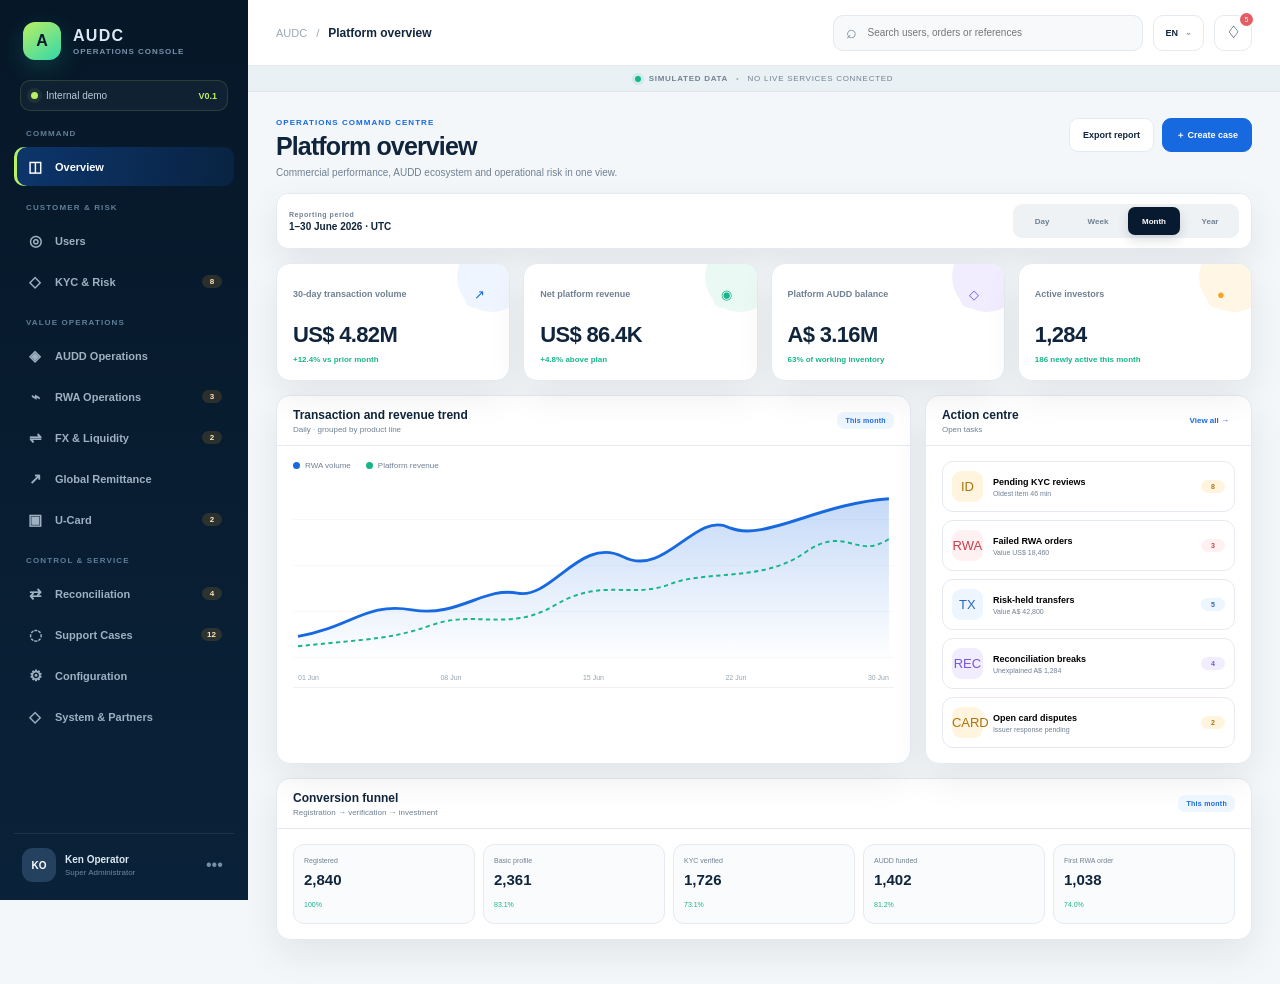
<file: admin-demo/index.html>
<!doctype html>
<html lang="en">
<head>
  <meta charset="UTF-8" />
  <meta name="viewport" content="width=device-width, initial-scale=1" />
  <meta name="theme-color" content="#071a2f" />
  <title>AUDC Operations Console — Internal Demo</title>
  <link rel="stylesheet" href="./styles.css" />
</head>
<body>
  <div class="app-shell">
    <aside class="sidebar">
      <div class="brand"><span class="brand-mark">A</span><div><strong>AUDC</strong><small>OPERATIONS CONSOLE</small></div></div>
      <div class="environment"><i></i><span data-i18n="internalDemo">Internal demo</span><b>V0.1</b></div>
      <nav id="nav" aria-label="Admin modules"></nav>
      <div class="sidebar-foot">
        <div class="operator-avatar">KO</div>
        <div><strong>Ken Operator</strong><small data-i18n="superAdmin">Super Administrator</small></div>
        <button class="icon-btn" data-action="more" aria-label="More">•••</button>
      </div>
    </aside>

    <section class="workspace">
      <header class="topbar">
        <div class="breadcrumb"><span>AUDC</span><i>/</i><strong id="breadcrumb">Overview</strong></div>
        <div class="top-actions">
          <label class="search"><span>⌕</span><input id="globalSearch" data-i18n-placeholder="searchPlaceholder" placeholder="Search users, orders or references" /></label>
          <button class="language-btn" data-action="language"><span id="languageLabel">EN</span><small>⌄</small></button>
          <button class="notification-btn" data-action="notifications" aria-label="Notifications">♢<i>5</i></button>
        </div>
      </header>
      <div class="demo-strip"><span></span><b data-i18n="simulatedData">SIMULATED DATA</b><i>•</i><span data-i18n="noServices">NO LIVE SERVICES CONNECTED</span></div>
      <main id="view" class="view" aria-live="polite"></main>
    </section>
  </div>

  <div class="drawer-layer" id="drawerLayer" hidden>
    <button class="drawer-backdrop" data-action="close-drawer" aria-label="Close"></button>
    <aside class="drawer" id="drawer"></aside>
  </div>
  <div class="toast" id="toast" role="status"></div>
  <script src="./overview.js"></script>
  <script src="./reconciliation.js"></script>
  <script src="./configuration.js"></script>
  <script src="./system-partners.js"></script>
  <script src="./app.js"></script>
</body>
</html>
</file>
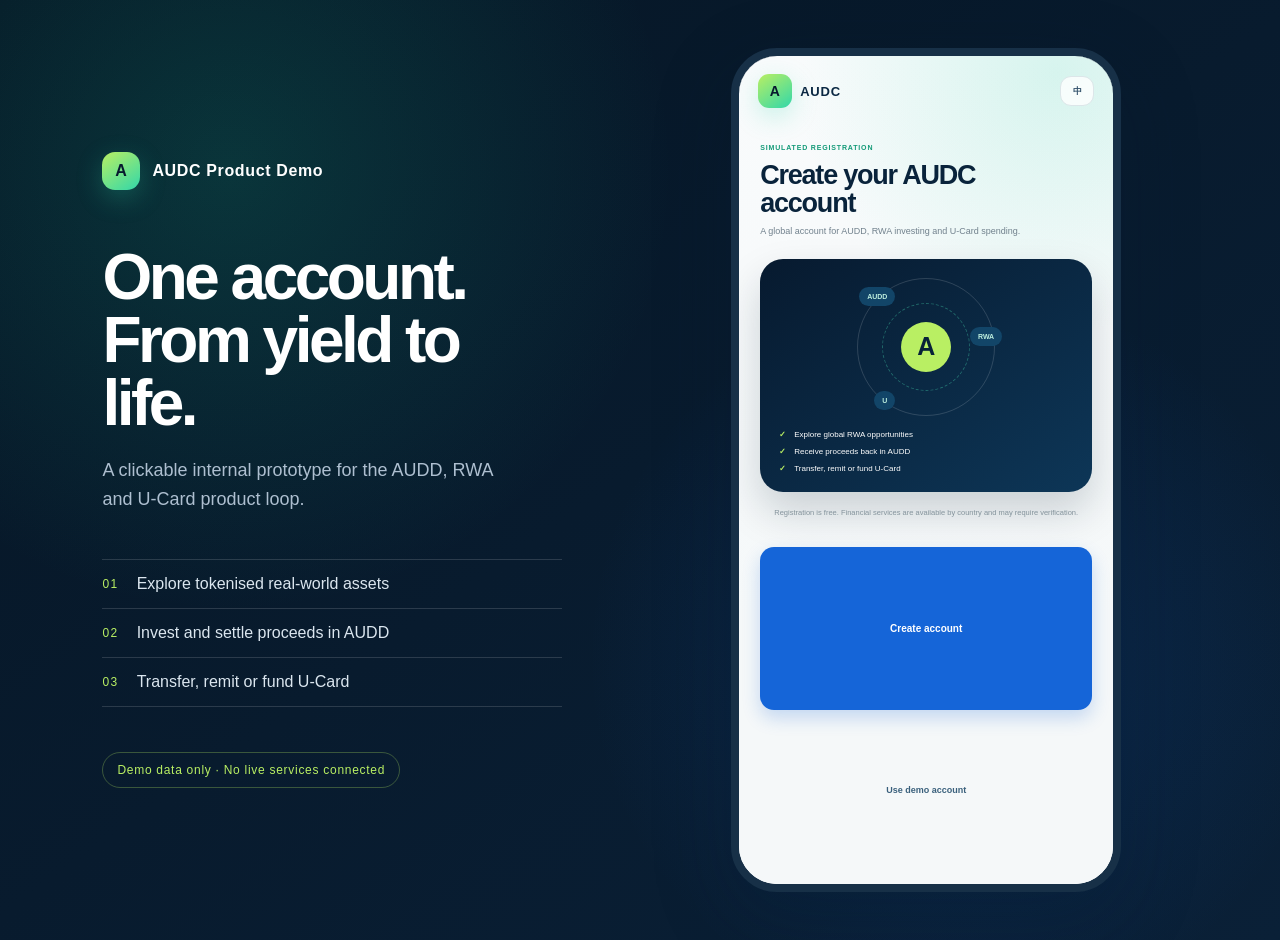
<file: demo/index.html>
<!doctype html>
<html lang="en">
<head>
  <meta charset="UTF-8" />
  <meta name="viewport" content="width=device-width, initial-scale=1, viewport-fit=cover" />
  <meta name="theme-color" content="#071a2f" />
  <title>AUDC Wealth — Product Demo</title>
  <link rel="stylesheet" href="./styles.css" />
</head>
<body>
  <div class="demo-shell">
    <aside class="review-panel" aria-label="Demo notes">
      <div class="review-brand"><span class="brand-mark">A</span><span>AUDC Product Demo</span></div>
      <h1>One account.<br />From yield to life.</h1>
      <p>A clickable internal prototype for the AUDD, RWA and U-Card product loop.</p>
      <div class="review-list">
        <div><span>01</span><p>Explore tokenised real-world assets</p></div>
        <div><span>02</span><p>Invest and settle proceeds in AUDD</p></div>
        <div><span>03</span><p>Transfer, remit or fund U-Card</p></div>
      </div>
      <div class="review-note">Demo data only · No live services connected</div>
    </aside>

    <main class="phone-wrap">
      <div class="phone" id="app">
        <div class="status-bar" aria-hidden="true">
          <span id="clock">9:41</span>
          <span class="status-icons">● ᴡɪꜰɪ ▰</span>
        </div>

        <header class="app-header">
          <button class="logo-button" data-action="go-home" aria-label="Go to home"><span class="brand-mark small">A</span></button>
          <div class="header-copy"><span>WORKING PRODUCT</span><strong id="pageTitle">Overview</strong></div>
          <div class="header-actions">
            <button class="language-button" data-action="language" aria-label="Select language"><span id="languageCode">EN</span></button>
            <button class="icon-button notification-button" data-action="notifications" aria-label="Notifications"><span data-icon="bell"></span><i></i></button>
          </div>
        </header>

        <div class="demo-ribbon"><span></span> INTERACTIVE DEMO · SIMULATED DATA</div>
        <section class="app-content" id="view" aria-live="polite"></section>

        <nav class="bottom-nav" aria-label="Primary navigation">
          <button class="nav-item active" data-tab="home"><span data-icon="home"></span><small>Home</small></button>
          <button class="nav-item" data-tab="rwa"><span data-icon="chart"></span><small>RWA</small></button>
          <button class="nav-item" data-tab="account"><span data-icon="wallet"></span><small>Account</small></button>
          <button class="nav-item" data-tab="card"><span data-icon="card"></span><small>U-Card</small></button>
          <button class="nav-item" data-tab="profile"><span data-icon="user"></span><small>Profile</small></button>
        </nav>

        <div class="modal-layer" id="modalLayer" hidden>
          <button class="modal-backdrop" data-action="close-modal" aria-label="Close dialog"></button>
          <section class="sheet" id="sheet" role="dialog" aria-modal="true"></section>
        </div>
        <div class="toast" id="toast" role="status"></div>

        <section class="registration-layer" id="registrationLayer" aria-live="polite" hidden></section>
      </div>
    </main>
  </div>
  <script src="./app.js"></script>
</body>
</html>
</file>
<file: admin-demo/styles.css>
:root {
  --navy:#071a2f; --navy-2:#0b223b; --ink:#10253c; --muted:#6f8093; --line:#e4eaf0;
  --canvas:#f4f7f9; --surface:#fff; --blue:#1769e0; --cyan:#17a9c9; --mint:#17b58a;
  --lime:#b9ef63; --amber:#f5a524; --red:#e45c64; --purple:#7857d8;
  --shadow:0 14px 36px rgba(8,31,56,.08); font-family:Inter,ui-sans-serif,-apple-system,BlinkMacSystemFont,"Segoe UI",sans-serif;
}
*{box-sizing:border-box} html,body{margin:0;min-height:100%;background:var(--canvas);color:var(--ink)}
button,input{font:inherit} button{cursor:pointer}.app-shell{display:grid;grid-template-columns:248px 1fr;min-height:100vh}
.sidebar{position:fixed;inset:0 auto 0 0;width:248px;display:flex;flex-direction:column;padding:22px 14px 16px;color:#dce9f3;background:linear-gradient(180deg,#061728,#0a2239);z-index:20}
.brand{display:flex;align-items:center;gap:12px;padding:0 9px 20px}.brand-mark{width:38px;height:38px;display:grid;place-items:center;border-radius:12px;color:var(--navy);font-weight:900;background:linear-gradient(145deg,var(--lime),#32d8aa);box-shadow:0 8px 24px rgba(50,216,170,.18)}
.brand div{display:flex;flex-direction:column}.brand strong{font-size:16px;letter-spacing:.08em}.brand small{margin-top:2px;color:#7892aa;font-size:8px;font-weight:800;letter-spacing:.12em}
.environment{display:flex;align-items:center;gap:8px;margin:0 6px 18px;padding:9px 10px;border:1px solid rgba(185,239,99,.15);border-radius:10px;color:#b9cad8;background:rgba(255,255,255,.04);font-size:10px}.environment i{width:7px;height:7px;border-radius:50%;background:var(--lime);box-shadow:0 0 0 4px rgba(185,239,99,.08)}.environment span{flex:1}.environment b{color:var(--lime);font-size:9px}
#nav{overflow:auto;scrollbar-width:none}#nav::-webkit-scrollbar{display:none}.nav-group{margin:0 0 17px}.nav-group-title{display:block;padding:0 12px 7px;color:#617e98;font-size:8px;font-weight:900;letter-spacing:.14em}
.nav-item{width:100%;height:39px;display:flex;align-items:center;gap:11px;margin:2px 0;padding:0 12px;border:0;border-radius:10px;color:#9eb1c2;background:transparent;text-align:left;font-size:11px;font-weight:650}.nav-item span:first-child{width:18px;text-align:center;font-size:15px}.nav-item b{margin-left:auto;min-width:20px;padding:2px 6px;border-radius:999px;color:#ffe4bc;background:rgba(245,165,36,.15);font-size:8px;text-align:center}.nav-item:hover{color:#fff;background:rgba(255,255,255,.05)}.nav-item.active{color:#fff;background:linear-gradient(100deg,rgba(23,105,224,.36),rgba(23,105,224,.12));box-shadow:inset 3px 0 var(--lime)}
.sidebar-foot{margin-top:auto;display:grid;grid-template-columns:34px 1fr 26px;gap:9px;align-items:center;padding:14px 8px 2px;border-top:1px solid rgba(255,255,255,.08)}.operator-avatar{width:34px;height:34px;display:grid;place-items:center;border-radius:11px;color:#fff;background:#24425f;font-size:10px;font-weight:800}.sidebar-foot strong,.sidebar-foot small{display:block}.sidebar-foot strong{font-size:10px}.sidebar-foot small{margin-top:3px;color:#6e899f;font-size:8px}.icon-btn{border:0;color:#7590a6;background:transparent}
.workspace{grid-column:2;min-width:0}.topbar{height:66px;display:flex;align-items:center;justify-content:space-between;padding:0 28px;border-bottom:1px solid var(--line);background:#fff}.breadcrumb{display:flex;align-items:center;gap:9px;font-size:11px}.breadcrumb span,.breadcrumb i{color:#9aa8b4;font-style:normal}.breadcrumb strong{font-size:12px}.top-actions{display:flex;align-items:center;gap:10px}.search{width:310px;height:36px;display:flex;align-items:center;gap:8px;padding:0 12px;border:1px solid var(--line);border-radius:10px;background:#f7f9fb}.search span{font-size:18px;color:#7d8c9b}.search input{width:100%;border:0;outline:0;background:transparent;color:var(--ink);font-size:10px}.language-btn,.notification-btn{height:36px;border:1px solid var(--line);border-radius:10px;background:#fff;color:var(--ink)}.language-btn{display:flex;align-items:center;gap:7px;padding:0 11px;font-size:9px;font-weight:800}.language-btn small{color:#8998a7}.notification-btn{position:relative;width:38px;font-size:17px}.notification-btn i{position:absolute;right:-4px;top:-5px;min-width:17px;height:17px;display:grid;place-items:center;border:2px solid #fff;border-radius:50%;color:#fff;background:var(--red);font-size:7px;font-style:normal}
.demo-strip{height:26px;display:flex;align-items:center;justify-content:center;gap:8px;color:#708293;background:#eaf1f4;border-bottom:1px solid #dfe7ea;font-size:8px;letter-spacing:.09em}.demo-strip>span:first-child{width:6px;height:6px;border-radius:50%;background:var(--mint);box-shadow:0 0 0 3px rgba(23,181,138,.12)}.demo-strip i{font-style:normal;color:#a6b2bd}
.view{padding:26px 28px 44px;max-width:1550px;margin:auto}.page-enter{animation:enter .22s ease both}@keyframes enter{from{opacity:0;transform:translateY(4px)}}
.page-head{display:flex;align-items:flex-start;justify-content:space-between;margin-bottom:22px}.page-title small{display:block;margin-bottom:5px;color:var(--blue);font-size:8px;font-weight:900;letter-spacing:.13em}.page-title h1{margin:0;font-size:25px;letter-spacing:-.035em}.page-title p{margin:6px 0 0;color:var(--muted);font-size:10px}.page-actions{display:flex;gap:8px}.btn{height:34px;padding:0 13px;border:1px solid var(--line);border-radius:9px;color:var(--ink);background:#fff;font-size:9px;font-weight:800}.btn:hover{transform:translateY(-1px);box-shadow:0 8px 20px rgba(7,26,47,.08)}.btn.primary{border-color:var(--blue);color:#fff;background:var(--blue)}.btn.success{border-color:var(--mint);color:#fff;background:var(--mint)}.btn.danger{border-color:#ffd8db;color:var(--red);background:#fff7f7}.btn.small{height:28px;padding:0 10px;font-size:8px}
.metric-grid{display:grid;grid-template-columns:repeat(4,minmax(0,1fr));gap:13px}.metric-card{position:relative;overflow:hidden;padding:16px;border:1px solid var(--line);border-radius:14px;background:#fff;box-shadow:var(--shadow)}.metric-card::after{content:"";position:absolute;right:-18px;top:-22px;width:70px;height:70px;border-radius:50%;background:var(--tint,#eef5ff)}.metric-top{display:flex;align-items:center;justify-content:space-between}.metric-top span{color:var(--muted);font-size:9px;font-weight:700}.metric-top i{width:28px;height:28px;display:grid;place-items:center;border-radius:9px;color:var(--tone,var(--blue));background:var(--tint,#eef5ff);font-style:normal;font-size:13px;z-index:1}.metric-value{display:block;margin:14px 0 7px;font-size:22px;letter-spacing:-.03em}.metric-foot{display:flex;align-items:center;gap:5px;color:var(--muted);font-size:8px}.metric-foot b{color:var(--mint)}.metric-foot b.down{color:var(--red)}
.dashboard-grid{display:grid;grid-template-columns:minmax(0,1.65fr) minmax(280px,.85fr);gap:14px;margin-top:14px}.panel{border:1px solid var(--line);border-radius:14px;background:#fff;box-shadow:var(--shadow);overflow:hidden}.panel-head{min-height:50px;display:flex;align-items:center;justify-content:space-between;padding:0 16px;border-bottom:1px solid var(--line)}.panel-head h2{margin:0;font-size:12px}.panel-head p{margin:3px 0 0;color:var(--muted);font-size:8px}.panel-head button{border:0;color:var(--blue);background:transparent;font-size:8px;font-weight:800}.panel-body{padding:15px 16px}.chart{height:214px;position:relative;padding:10px 5px 26px;border-bottom:1px solid #eef2f5;background:repeating-linear-gradient(to bottom,transparent 0,transparent 45px,#edf1f4 46px)}.chart svg{width:100%;height:100%;overflow:visible}.chart-labels{position:absolute;inset:auto 5px 6px;display:flex;justify-content:space-between;color:#95a3af;font-size:7px}.chart-legend{display:flex;gap:15px;margin-bottom:4px}.chart-legend span{display:flex;align-items:center;gap:5px;color:var(--muted);font-size:8px}.chart-legend i{width:7px;height:7px;border-radius:50%;background:var(--blue)}.chart-legend span:nth-child(2) i{background:var(--mint)}
.task-list{display:grid;gap:8px}.task{display:grid;grid-template-columns:31px 1fr auto;gap:10px;align-items:center;padding:9px;border:1px solid var(--line);border-radius:11px}.task-icon{width:31px;height:31px;display:grid;place-items:center;border-radius:9px;color:var(--tone);background:var(--tint);font-size:13px}.task strong,.task small{display:block}.task strong{font-size:9px}.task small{margin-top:3px;color:var(--muted);font-size:7px}.task b{min-width:24px;padding:3px 6px;border-radius:999px;color:var(--tone);background:var(--tint);font-size:7px;text-align:center}
.funnel{display:grid;grid-template-columns:repeat(5,1fr);gap:8px}.funnel-step{padding:12px 10px;border:1px solid var(--line);border-radius:11px;background:#fafbfd}.funnel-step span{display:block;color:var(--muted);font-size:7px}.funnel-step strong{display:block;margin:7px 0 5px;font-size:15px}.funnel-step small{color:var(--mint);font-size:7px}
.toolbar{display:flex;align-items:center;justify-content:space-between;gap:12px;margin-bottom:12px}.filters{display:flex;gap:7px}.filter{height:31px;padding:0 10px;border:1px solid var(--line);border-radius:8px;color:var(--muted);background:#fff;font-size:8px}.filter.active{color:var(--blue);border-color:#bdd5f8;background:#f1f6ff}.table-wrap{overflow:auto;border:1px solid var(--line);border-radius:14px;background:#fff;box-shadow:var(--shadow)}table{width:100%;border-collapse:collapse;white-space:nowrap}th{height:38px;padding:0 13px;color:#7f8e9c;background:#f8fafb;border-bottom:1px solid var(--line);font-size:7px;text-align:left;letter-spacing:.05em}td{height:51px;padding:0 13px;border-bottom:1px solid #edf1f4;font-size:9px}tr:last-child td{border-bottom:0}tbody tr{cursor:pointer}tbody tr:hover{background:#f8fbff}.user-cell{display:flex;align-items:center;gap:9px}.avatar{width:30px;height:30px;display:grid;place-items:center;border-radius:10px;color:#fff;background:linear-gradient(145deg,#1769e0,#17a9c9);font-size:8px;font-weight:800}.user-cell strong,.user-cell small{display:block}.user-cell strong{font-size:9px}.user-cell small{margin-top:3px;color:var(--muted);font-size:7px}.mono{font-family:ui-monospace,SFMono-Regular,Consolas,monospace;color:#41576b;font-size:8px}.status{display:inline-flex;align-items:center;gap:5px;padding:4px 7px;border-radius:999px;font-size:7px;font-weight:800}.status::before{content:"";width:5px;height:5px;border-radius:50%;background:currentColor}.status.good{color:#158a6d;background:#eaf9f4}.status.warn{color:#ad710e;background:#fff5df}.status.bad{color:#c7414c;background:#fff0f1}.status.info{color:#2a67bb;background:#edf5ff}.status.neutral{color:#6f7f8f;background:#eef2f5}.amount.positive{color:var(--mint)}.amount.negative{color:var(--red)}
.section-tabs{display:flex;gap:5px;margin-bottom:14px;padding-bottom:8px;border-bottom:1px solid var(--line)}.section-tabs button{height:34px;padding:0 12px;border:0;border-radius:9px;color:var(--muted);background:transparent;font-size:9px;font-weight:800}.section-tabs button.active{color:#fff;background:var(--navy)}.section-tabs b{margin-left:5px;padding:2px 6px;border-radius:999px;color:inherit;background:rgba(127,148,168,.14);font-size:7px}.filter-panel{margin-bottom:13px;padding:13px 14px;border:1px solid var(--line);border-radius:14px;background:#fff;box-shadow:var(--shadow)}.filter-title{display:flex;align-items:center;justify-content:space-between;margin-bottom:11px}.filter-title strong,.filter-title small{display:block}.filter-title strong{font-size:10px}.filter-title small{margin-top:3px;color:var(--muted);font-size:7px}.text-link{border:0;color:var(--blue);background:transparent;font-size:8px;font-weight:800}.filter-grid{display:grid;grid-template-columns:1.25fr 1fr repeat(3,minmax(115px,.8fr)) auto;gap:8px;align-items:end}.filter-grid label,.form-stack label{display:grid;gap:5px}.filter-grid label>span,.form-stack label>span{color:var(--muted);font-size:7px;font-weight:700}.filter-grid input,.filter-grid select,.form-stack input,.form-stack select,.form-stack textarea{width:100%;height:33px;padding:0 9px;border:1px solid var(--line);border-radius:8px;outline:0;color:var(--ink);background:#fafbfd;font-size:8px}.filter-grid input:focus,.filter-grid select:focus,.form-stack input:focus,.form-stack select:focus,.form-stack textarea:focus{border-color:#9fc2f3;box-shadow:0 0 0 3px #edf5ff}.filter-submit{height:33px}.group-chip{display:inline-flex;padding:4px 7px;border-radius:7px;color:#365979;background:#eef4f8;font-size:7px;font-weight:800}.table-empty{padding:25px;text-align:center;color:var(--muted)}
.group-grid{display:grid;grid-template-columns:repeat(3,minmax(0,1fr));gap:12px}.group-card{position:relative;overflow:hidden;padding:15px;border:1px solid var(--line);border-radius:14px;background:#fff;box-shadow:var(--shadow)}.group-card::after{content:"";position:absolute;right:-34px;top:-43px;width:105px;height:105px;border-radius:50%;background:var(--group-tint,#eef4f8)}.group-card-top{position:relative;z-index:1;display:flex;align-items:center;justify-content:space-between}.group-symbol{width:34px;height:34px;display:grid;place-items:center;border-radius:10px;color:var(--group-tone,#365979);background:var(--group-tint,#eef4f8);font-size:9px;font-weight:900}.group-card h3{margin:14px 0 12px;font-size:12px}.group-number{display:flex;align-items:baseline;gap:6px}.group-number strong{font-size:23px}.group-number span{color:var(--muted);font-size:8px}.group-card p{min-height:29px;margin:10px 0 14px;color:var(--muted);font-size:8px;line-height:1.5}.group-card footer{display:flex;justify-content:space-between;padding-top:10px;border-top:1px solid var(--line);color:var(--muted);font-size:7px}.group-card footer b{color:var(--ink)}.group-card.purple{--group-tone:#7857d8;--group-tint:#f1edff}.group-card.blue{--group-tone:#1769e0;--group-tint:#edf5ff}.group-card.gold{--group-tone:#ad710e;--group-tint:#fff5df}.group-card.red{--group-tone:#c7414c;--group-tint:#fff0f1}.form-stack{display:grid;gap:12px;margin-top:17px}.form-stack textarea{height:82px;padding:9px;resize:none}
.rwa-filter-grid{display:grid;grid-template-columns:minmax(250px,1.5fr) minmax(150px,.7fr) minmax(150px,.7fr) auto;gap:8px;align-items:end}.rwa-filter-grid label{display:grid;gap:5px}.rwa-filter-grid label span{color:var(--muted);font-size:7px;font-weight:700}.rwa-filter-grid input,.rwa-filter-grid select{height:33px;padding:0 9px;border:1px solid var(--line);border-radius:8px;outline:0;color:var(--ink);background:#fafbfd;font-size:8px}.rwa-filter-grid input:focus,.rwa-filter-grid select:focus{border-color:#9fc2f3;box-shadow:0 0 0 3px #edf5ff}.rwa-table{min-width:1280px}.cell-main,.cell-sub{display:block}.cell-main{font-size:9px}.cell-sub{max-width:170px;margin-top:3px;overflow:hidden;color:var(--muted);font-size:7px;text-overflow:ellipsis}.cost-cell{color:#b16e19}.margin-cell{color:var(--mint);font-weight:800}.order-hero{display:flex;align-items:flex-start;justify-content:space-between;padding:16px;border-radius:13px;color:#fff;background:linear-gradient(130deg,#071a2f,#12436a)}.order-hero span,.order-hero strong,.order-hero small{display:block}.order-hero span{color:#93acc0;font-size:7px}.order-hero strong{margin:7px 0 4px;font-size:24px}.order-hero small{color:#bed0dd;font-size:8px}.fee-waterfall{display:grid;grid-template-columns:1fr 25px 1fr 25px 1.15fr;align-items:stretch;padding:10px;border:1px solid var(--line);border-radius:12px;background:#fafbfd}.fee-waterfall>div{padding:10px}.fee-waterfall>i{display:grid;place-items:center;color:#9aa8b4;font-style:normal}.fee-waterfall span,.fee-waterfall strong{display:block}.fee-waterfall span{color:var(--muted);font-size:7px}.fee-waterfall strong{margin-top:6px;font-size:13px}.fee-waterfall .margin{border-radius:9px;background:#eaf9f4}.fee-waterfall .margin strong{color:var(--mint)}
.fx-table{min-width:1480px}.rate-cell{font-family:ui-monospace,SFMono-Regular,Consolas,monospace;color:#3f5870}.linked-record{display:flex;align-items:center;justify-content:space-between;gap:12px;padding:12px;border:1px solid #cfe0f8;border-radius:11px;background:#f5f9ff}.linked-record span,.linked-record strong,.linked-record small{display:block}.linked-record strong{margin:5px 0;font-size:9px}.linked-record small{color:var(--muted);font-size:7px}.rate-grid{display:grid;grid-template-columns:repeat(4,1fr);gap:8px}.rate-grid>div{padding:11px;border:1px solid var(--line);border-radius:10px;background:#fafbfd}.rate-grid span,.rate-grid strong{display:block}.rate-grid span{color:var(--muted);font-size:7px}.rate-grid strong{margin-top:6px;font-family:ui-monospace,SFMono-Regular,Consolas,monospace;font-size:10px}.fx-profit{display:grid;grid-template-columns:1fr 22px 1fr 22px 1fr 22px 1.2fr;align-items:stretch;margin-top:9px;padding:9px;border:1px solid var(--line);border-radius:11px;background:#fafbfd}.fx-profit>div{padding:9px}.fx-profit>i{display:grid;place-items:center;color:#94a3b0;font-style:normal}.fx-profit span,.fx-profit strong{display:block}.fx-profit span{color:var(--muted);font-size:7px}.fx-profit strong{margin-top:6px;font-size:12px}.fx-profit .net{border-radius:8px;background:#eaf9f4}.fx-profit .net strong{color:var(--mint)}
.rwa-table{min-width:1420px}.fee-rate{display:block;margin-top:3px;color:#91a0ad;font-size:7px;font-weight:700}
.remit-table{min-width:1540px}.remit-fee-grid{display:grid;grid-template-columns:1fr 20px .8fr 20px 1fr 20px 1fr 20px 1.15fr;align-items:stretch;padding:9px;border:1px solid var(--line);border-radius:11px;background:#fafbfd}.remit-fee-grid>div{padding:9px}.remit-fee-grid>i{display:grid;place-items:center;color:#94a3b0;font-style:normal}.remit-fee-grid span,.remit-fee-grid strong{display:block}.remit-fee-grid span{color:var(--muted);font-size:7px}.remit-fee-grid strong{margin-top:6px;font-size:11px}.remit-fee-grid .net{border-radius:8px;background:#eaf9f4}.remit-fee-grid .net strong{color:var(--mint)}.bank-card{padding:13px;border:1px solid #d7e3ec;border-radius:13px;background:#f8fbfd}.bank-card-head{display:flex;align-items:flex-start;justify-content:space-between;margin-bottom:11px}.bank-card-head strong,.bank-card-head small{display:block}.bank-card-head strong{font-size:11px}.bank-card-head small{margin-top:4px;color:var(--muted);font-size:8px}.detail-wide{grid-column:1/-1}
.card-tabs{margin-top:2px}.card-product-grid{display:grid;grid-template-columns:repeat(3,minmax(0,1fr));gap:13px}.card-product{padding:15px;border:1px solid var(--line);border-radius:15px;background:#fff;box-shadow:var(--shadow)}.mini-card{height:136px;display:flex;flex-direction:column;justify-content:space-between;padding:17px;border-radius:15px;color:#fff;background:linear-gradient(135deg,#2777e8,#0db68c);box-shadow:0 16px 30px rgba(10,50,90,.16)}.card-product.gold-card .mini-card{color:#3b2a0d;background:linear-gradient(135deg,#f7d985,#c7952d)}.card-product.black-card .mini-card{background:linear-gradient(135deg,#101722,#34475c)}.mini-card span{font-size:9px;font-weight:900;letter-spacing:.12em}.mini-card b{font-size:17px}.mini-card small{font-family:ui-monospace,SFMono-Regular,Consolas,monospace;font-size:9px;letter-spacing:.12em}.card-product h3{margin:15px 0 5px;font-size:13px}.card-product>p{min-height:30px;margin:0 0 13px;color:var(--muted);font-size:8px;line-height:1.5}.card-pricing{display:grid;grid-template-columns:1fr 1fr;border:1px solid var(--line);border-radius:11px;overflow:hidden}.card-pricing>div{padding:10px;border-right:1px solid var(--line);border-bottom:1px solid var(--line)}.card-pricing>div:nth-child(2n){border-right:0}.card-pricing>div:nth-child(n+3){border-bottom:0}.card-pricing span,.card-pricing strong{display:block}.card-pricing span{color:var(--muted);font-size:7px}.card-pricing strong{margin-top:5px;font-size:10px}.card-funding-table{min-width:1500px}.card-spend-table{min-width:1320px}
.split-grid{display:grid;grid-template-columns:1fr 1fr;gap:14px}.balance-stack{display:grid;gap:9px}.balance-row{display:grid;grid-template-columns:1fr auto;gap:8px;padding:12px;border:1px solid var(--line);border-radius:11px}.balance-row span{color:var(--muted);font-size:8px}.balance-row strong{font-size:12px}.balance-row small{grid-column:1/-1;color:#9aa7b3;font-size:7px}.notice{display:flex;gap:9px;padding:11px;border:1px solid #ffe4ba;border-radius:10px;color:#765015;background:#fff9ed;font-size:8px;line-height:1.5}.notice b{font-size:13px}.partner-grid{display:grid;grid-template-columns:repeat(3,1fr);gap:10px}.partner{padding:13px;border:1px solid var(--line);border-radius:12px}.partner-top{display:flex;align-items:center;justify-content:space-between}.partner-icon{width:31px;height:31px;display:grid;place-items:center;border-radius:9px;color:#fff;background:var(--navy);font-size:9px;font-weight:800}.partner strong{display:block;margin:10px 0 3px;font-size:9px}.partner small{color:var(--muted);font-size:7px}.health{display:flex;align-items:center;gap:5px;color:var(--mint);font-size:7px}.health i{width:6px;height:6px;border-radius:50%;background:currentColor}.health.warn{color:var(--amber)}
.drawer-layer{position:fixed;inset:0;z-index:50}.drawer-backdrop{position:absolute;inset:0;border:0;background:rgba(3,15,28,.34);backdrop-filter:blur(2px)}.drawer{position:absolute;inset:0 0 0 auto;width:min(520px,94vw);overflow:auto;background:#fff;box-shadow:-24px 0 70px rgba(5,25,45,.19);animation:drawerIn .22s ease}@keyframes drawerIn{from{transform:translateX(24px);opacity:0}}.drawer-head{position:sticky;top:0;z-index:2;display:flex;align-items:center;justify-content:space-between;padding:17px 20px;border-bottom:1px solid var(--line);background:rgba(255,255,255,.96);backdrop-filter:blur(12px)}.drawer-head h2{margin:0;font-size:15px}.drawer-close{width:31px;height:31px;border:1px solid var(--line);border-radius:9px;background:#fff}.drawer-body{padding:18px 20px 28px}.profile-hero{display:grid;grid-template-columns:48px 1fr auto;gap:12px;align-items:center;padding:15px;border-radius:13px;color:#fff;background:linear-gradient(130deg,#071a2f,#12436a)}.profile-hero .avatar{width:48px;height:48px}.profile-hero h3{margin:0 0 5px;font-size:13px}.profile-hero p{margin:0;color:#a9bfd1;font-size:8px}.profile-hero .status{align-self:start}.detail-section{margin-top:19px}.detail-section h3{margin:0 0 9px;font-size:10px}.detail-grid{display:grid;grid-template-columns:1fr 1fr;gap:8px}.detail{padding:10px;border:1px solid var(--line);border-radius:10px}.detail span,.detail strong{display:block}.detail span{color:var(--muted);font-size:7px}.detail strong{margin-top:5px;font-size:9px}.timeline{display:grid;gap:0}.timeline-item{position:relative;padding:0 0 15px 20px;border-left:1px solid #dce5eb}.timeline-item:last-child{border-left-color:transparent}.timeline-item::before{content:"";position:absolute;left:-4px;top:2px;width:7px;height:7px;border-radius:50%;background:var(--blue);box-shadow:0 0 0 3px #eaf2ff}.timeline-item strong,.timeline-item small{display:block}.timeline-item strong{font-size:8px}.timeline-item small{margin-top:4px;color:var(--muted);font-size:7px}.drawer-actions{display:flex;gap:8px;margin-top:20px;padding-top:15px;border-top:1px solid var(--line)}
.toast{position:fixed;z-index:80;left:50%;bottom:25px;transform:translate(-50%,20px);opacity:0;pointer-events:none;padding:11px 15px;border-radius:10px;color:#fff;background:#10253c;box-shadow:0 14px 35px rgba(6,25,45,.24);font-size:9px;transition:.22s}.toast.show{opacity:1;transform:translate(-50%,0)}
.empty{padding:58px 20px;text-align:center}.empty-icon{width:58px;height:58px;display:grid;place-items:center;margin:0 auto 15px;border-radius:18px;color:var(--blue);background:#edf5ff;font-size:24px}.empty h2{margin:0 0 8px;font-size:16px}.empty p{max-width:420px;margin:auto;color:var(--muted);font-size:9px;line-height:1.6}
@media(max-width:1250px){.filter-grid{grid-template-columns:repeat(3,1fr)}.filter-submit{align-self:end}.group-grid,.card-product-grid{grid-template-columns:repeat(2,minmax(0,1fr))}.rwa-filter-grid{grid-template-columns:2fr 1fr 1fr}}
@media(max-width:1050px){.app-shell{grid-template-columns:210px 1fr}.sidebar{width:210px}.metric-grid{grid-template-columns:repeat(2,1fr)}.dashboard-grid{grid-template-columns:1fr}.search{width:240px}.partner-grid{grid-template-columns:1fr 1fr}}
@media(max-width:760px){.app-shell{display:block}.sidebar{position:relative;width:100%;height:auto}.sidebar #nav,.sidebar-foot,.environment{display:none}.workspace{grid-column:auto}.topbar{padding:0 14px}.search{display:none}.view{padding:18px 14px}.metric-grid,.split-grid,.group-grid,.filter-grid,.rwa-filter-grid,.rate-grid,.card-product-grid{grid-template-columns:1fr}.funnel{grid-template-columns:repeat(2,1fr)}.page-head{gap:14px}.page-actions{display:flex;flex-wrap:wrap}.page-actions .btn{height:30px;padding:0 9px}.section-tabs{overflow:auto}.fee-waterfall,.fx-profit,.remit-fee-grid{grid-template-columns:1fr}.fee-waterfall>i,.fx-profit>i,.remit-fee-grid>i{height:20px}}
/* Unified customer identity across Platform, Wallet, RWA and U-Card */
.identity-link{display:flex;flex-direction:column;gap:3px;border:0;background:transparent;padding:0;color:inherit;text-align:left;cursor:pointer;font:inherit}
.identity-link strong{color:var(--ink);font-size:13px}.identity-link small{color:var(--muted);font:11px/1.3 ui-monospace,SFMono-Regular,Consolas,monospace}
.account-stack{display:grid;gap:4px;min-width:160px}.account-stack span{font:11px/1.35 var(--mono,monospace);color:var(--muted)}.account-stack b{color:var(--text);font-family:inherit}
.service-badges{display:grid;grid-template-columns:repeat(2,minmax(88px,1fr));gap:5px;min-width:210px}.service-badges>span{display:flex;align-items:center;justify-content:space-between;gap:5px;font-size:10px;color:var(--muted)}.service-badges .status{font-size:9px;padding:3px 6px}
.linked-account-grid{display:grid;grid-template-columns:repeat(2,minmax(0,1fr));gap:10px}.linked-account{display:flex;flex-direction:column;align-items:flex-start;gap:7px;border:1px solid var(--line);border-radius:12px;padding:13px;background:#fafbff}.linked-account>small{color:var(--muted);font-size:11px}.linked-account>strong{font-size:13px}.linked-account .subline{color:var(--muted);font-size:10px;word-break:break-all}
.identity-note{margin-top:10px;border-left:3px solid var(--primary);background:#f4f1ff;color:var(--muted);padding:9px 11px;border-radius:0 8px 8px 0;font-size:11px;line-height:1.5}
.identity-ribbon{display:grid;grid-template-columns:auto 1.2fr repeat(3,1fr);gap:12px;align-items:center;border:1px solid var(--line);border-radius:12px;padding:12px;margin-bottom:14px;background:#fafbff;cursor:pointer}.identity-ribbon>div{display:flex;flex-direction:column;gap:3px}.identity-ribbon small{color:var(--muted);font-size:10px}.identity-ribbon strong,.identity-ribbon b{font-size:12px}
@media(max-width:900px){.service-badges{grid-template-columns:1fr}.linked-account-grid{grid-template-columns:1fr}.identity-ribbon{grid-template-columns:auto 1fr}.identity-ribbon>div:nth-child(n+3){grid-column:2}}
.recon-tabs{margin-top:18px}.recon-filter-grid{display:grid;grid-template-columns:repeat(2,minmax(130px,.8fr)) repeat(3,minmax(145px,1fr)) auto;gap:8px;align-items:end}.recon-filter-grid label{display:grid;gap:5px}.recon-filter-grid label span{color:var(--muted);font-size:7px;font-weight:700}.recon-filter-grid input,.recon-filter-grid select{height:33px;padding:0 9px;border:1px solid var(--line);border-radius:8px;outline:0;color:var(--ink);background:#fafbfd;font-size:8px}.recon-filter-grid input:focus,.recon-filter-grid select:focus{border-color:#9fc2f3;box-shadow:0 0 0 3px #edf5ff}.recon-table{min-width:1500px}.recon-table td:nth-child(8){background:#fbfcfe}.recon-table .amount{font-weight:700}
@media(max-width:1250px){.recon-filter-grid{grid-template-columns:repeat(3,1fr)}}
@media(max-width:760px){.recon-filter-grid{grid-template-columns:1fr}}
.overview-period-bar{display:flex;align-items:center;justify-content:space-between;gap:16px;margin:-7px 0 14px;padding:10px 12px;border:1px solid var(--line);border-radius:12px;background:#fff;box-shadow:var(--shadow)}.overview-period-bar>div:first-child{display:flex;flex-direction:column;gap:3px}.overview-period-bar small{color:var(--muted);font-size:7px;font-weight:800;letter-spacing:.08em}.overview-period-bar strong{font-size:10px}.period-switch{display:flex;gap:4px;padding:3px;border-radius:9px;background:#eef2f5}.period-switch button{min-width:52px;height:28px;padding:0 12px;border:0;border-radius:7px;color:var(--muted);background:transparent;font-size:8px;font-weight:800}.period-switch button:hover{color:var(--blue)}.period-switch button.active{color:#fff;background:var(--navy);box-shadow:0 5px 12px rgba(7,26,47,.15)}.overview-metrics{margin-bottom:0}.period-label{display:inline-flex;padding:5px 8px;border-radius:7px;color:var(--blue);background:#edf5ff;font-size:7px;font-weight:850;letter-spacing:.04em}
@media(max-width:760px){.overview-period-bar{align-items:flex-start;flex-direction:column}.period-switch{width:100%;overflow:auto}.period-switch button{flex:1}}
.config-tabs{margin-top:18px}.config-callout{display:flex;align-items:flex-start;gap:12px;margin-bottom:12px;padding:12px 14px;border:1px solid #cfe0f8;border-radius:12px;background:#f5f9ff}.config-callout b{flex:0 0 auto;color:var(--blue);font-size:9px}.config-callout span{color:var(--muted);font-size:8px;line-height:1.55}.config-table{min-width:1540px}.pricing-value{color:var(--blue);font-weight:850}.dependency-chip{display:inline-flex;padding:4px 7px;border-radius:7px;color:#526b82;background:#eef3f6;font-size:7px;font-weight:800}.card-config-grid{display:grid;grid-template-columns:repeat(3,minmax(0,1fr));gap:14px}.card-config-card{overflow:hidden;border:1px solid var(--line);border-radius:15px;background:#fff;box-shadow:var(--shadow)}.card-config-visual{height:130px;display:flex;flex-direction:column;justify-content:space-between;padding:17px;color:#fff;background:linear-gradient(135deg,#2777e8,#0db68c)}.card-config-visual.gold-card{color:#382a12;background:linear-gradient(135deg,#f7d985,#c7952d)}.card-config-visual.black-card{background:linear-gradient(135deg,#101722,#34475c)}.card-config-visual small{font-size:8px;font-weight:900;letter-spacing:.14em}.card-config-visual strong{font-size:16px}.card-config-visual span{font-size:12px;font-weight:850}.card-config-body{padding:14px}.config-row{display:flex;align-items:center;justify-content:space-between;gap:12px;padding:9px 0;border-bottom:1px solid #edf1f4}.config-row span{color:var(--muted);font-size:8px}.config-row strong{font-size:9px;text-align:right}.card-config-body footer{display:flex;align-items:center;justify-content:space-between;gap:10px;padding-top:13px}.card-config-body footer>span{color:var(--muted);font-size:7px}
@media(max-width:1050px){.card-config-grid{grid-template-columns:1fr 1fr}}@media(max-width:760px){.card-config-grid{grid-template-columns:1fr}}
.system-tabs{margin-top:18px;overflow:auto}.system-boundary{display:flex;align-items:flex-start;gap:12px;margin-bottom:13px;padding:12px 14px;border:1px solid #d7e3ec;border-radius:12px;background:#f8fbfd}.system-boundary b{flex:0 0 auto;color:var(--navy);font-size:9px}.system-boundary span{color:var(--muted);font-size:8px;line-height:1.55}.partner-registry-grid{display:grid;grid-template-columns:repeat(2,minmax(0,1fr));gap:13px}.partner-registry-card{padding:14px;border:1px solid var(--line);border-radius:14px;background:#fff;box-shadow:var(--shadow)}.partner-registry-card header{display:grid;grid-template-columns:38px 1fr auto;gap:10px;align-items:center}.partner-logo{width:38px;height:38px;display:grid;place-items:center;border-radius:11px;color:#fff;background:linear-gradient(135deg,var(--navy),#1769e0);font-size:8px;font-weight:900}.partner-registry-card header strong,.partner-registry-card header small{display:block}.partner-registry-card header strong{font-size:10px}.partner-registry-card header small{margin-top:4px;color:var(--muted);font-size:7px}.partner-meta{display:grid;grid-template-columns:1fr 1fr;gap:8px;margin:13px 0}.partner-meta>div{min-height:52px;padding:9px;border:1px solid #edf1f4;border-radius:9px;background:#fafbfd}.partner-meta span,.partner-meta b{display:block}.partner-meta span{color:var(--muted);font-size:7px}.partner-meta b{margin-top:6px;font-size:8px}.partner-meta .status{margin-top:5px}.partner-registry-card footer{display:flex;align-items:center;justify-content:space-between;gap:10px;padding-top:11px;border-top:1px solid #edf1f4}.partner-registry-card footer small,.partner-registry-card footer strong{display:block}.partner-registry-card footer small{color:var(--muted);font-size:7px}.partner-registry-card footer strong{margin-top:4px;font-size:8px}.integration-table{min-width:1580px}.matrix-table{min-width:1300px}.matrix-state{display:inline-flex;padding:4px 7px;border-radius:7px;font-size:7px;font-weight:800}.matrix-state.good{color:#158a6d;background:#eaf9f4}.matrix-state.warn{color:#ad710e;background:#fff5df}.matrix-state.bad{color:#c7414c;background:#fff0f1}.audit-toolbar{display:flex;align-items:center;justify-content:space-between;gap:12px;margin-bottom:12px;padding:11px 13px;border:1px solid var(--line);border-radius:12px;background:#fff}.audit-toolbar strong,.audit-toolbar small{display:block}.audit-toolbar strong{font-size:10px}.audit-toolbar small{margin-top:4px;color:var(--muted);font-size:8px}
@media(max-width:1050px){.partner-registry-grid{grid-template-columns:1fr}}@media(max-width:760px){.system-boundary{flex-direction:column}.partner-meta{grid-template-columns:1fr}.partner-registry-card header{grid-template-columns:38px 1fr}.partner-registry-card header .status{grid-column:2}.audit-toolbar{align-items:flex-start;flex-direction:column}}
.provider-filter-body{padding-bottom:12px}.provider-evidence-note{display:flex;align-items:center;gap:9px;margin-bottom:11px;padding:10px 12px;border:1px solid #d7e3ec;border-radius:10px;background:#f8fbfd}.provider-evidence-note b{flex:0 0 auto;color:var(--navy);font-size:8px}.provider-evidence-note span{color:var(--muted);font-size:8px}.provider-filter-grid{display:grid;grid-template-columns:minmax(180px,1fr) minmax(180px,1fr) auto;gap:8px;align-items:end}.provider-filter-grid label{display:grid;gap:5px}.provider-filter-grid label span{color:var(--muted);font-size:7px;font-weight:700}.provider-filter-grid select{height:33px;padding:0 9px;border:1px solid var(--line);border-radius:8px;outline:0;color:var(--ink);background:#fafbfd;font-size:8px}.provider-filter-grid select:focus{border-color:#9fc2f3;box-shadow:0 0 0 3px #edf5ff}.provider-event-table{min-width:1450px}.provider-detail-state{display:flex;align-items:flex-start;justify-content:space-between;gap:12px;padding:14px;border-radius:12px;color:#fff;background:linear-gradient(130deg,#071a2f,#12436a)}.provider-detail-state span,.provider-detail-state strong{display:block}.provider-detail-state span{color:#a9bfd1;font-size:8px}.provider-detail-state strong{margin-top:6px;font-size:10px}.provider-empty-detail{padding:12px;border:1px dashed var(--line);border-radius:10px;color:var(--muted);background:#fafbfd;font-size:8px}.evidence-hash{overflow-wrap:anywhere}.evidence-code{max-height:280px;overflow:auto;margin:8px 0 0;padding:12px;border:1px solid #d7e3ec;border-radius:10px;color:#d8e7f3;background:#10253c;font:8px/1.55 ui-monospace,SFMono-Regular,Consolas,monospace;white-space:pre-wrap;word-break:break-word}.audit-metadata{overflow-wrap:anywhere}.provider-detail-state .status{background:rgba(255,255,255,.15)}
@media(max-width:760px){.provider-filter-grid{grid-template-columns:1fr}.provider-evidence-note{align-items:flex-start;flex-direction:column}}
</file>
<file: demo/styles.css>
:root {
  --ink: #10253c;
  --muted: #718095;
  --line: #e7ecf1;
  --surface: #ffffff;
  --canvas: #f4f7f8;
  --navy: #071a2f;
  --blue: #1565d8;
  --cyan: #19a8c9;
  --mint: #16b48a;
  --lime: #b9ef63;
  --amber: #f5a524;
  --danger: #e25555;
  --shadow: 0 24px 80px rgba(4, 24, 45, .24);
  font-family: Inter, ui-sans-serif, -apple-system, BlinkMacSystemFont, "Segoe UI", sans-serif;
}

* { box-sizing: border-box; }
html, body { min-height: 100%; margin: 0; }
body { background: #071727; color: var(--ink); }
button, input { font: inherit; }
button { cursor: pointer; }

.demo-shell {
  min-height: 100vh;
  display: grid;
  grid-template-columns: minmax(300px, 470px) minmax(390px, 1fr);
  align-items: center;
  gap: clamp(42px, 8vw, 130px);
  padding: 48px clamp(32px, 8vw, 130px);
  background:
    radial-gradient(circle at 18% 18%, rgba(22,180,138,.19), transparent 34%),
    radial-gradient(circle at 75% 70%, rgba(21,101,216,.18), transparent 32%),
    linear-gradient(145deg, #061625 0%, #0a2037 100%);
}

.review-panel { color: #fff; max-width: 460px; }
.review-brand { display: flex; align-items: center; gap: 12px; font-weight: 700; letter-spacing: .04em; }
.brand-mark {
  width: 38px; height: 38px; border-radius: 13px; display: inline-grid; place-items: center;
  color: var(--navy); font-weight: 900; background: linear-gradient(145deg, var(--lime), #31d7aa);
  box-shadow: 0 8px 26px rgba(49,215,170,.25);
}
.brand-mark.small { width: 34px; height: 34px; border-radius: 11px; font-size: 14px; }
.review-panel h1 { font-size: clamp(42px, 5vw, 72px); line-height: .98; letter-spacing: -.055em; margin: 56px 0 22px; }
.review-panel > p { color: #aebfd0; font-size: 18px; line-height: 1.6; max-width: 410px; }
.review-list { margin: 45px 0; border-top: 1px solid rgba(255,255,255,.14); }
.review-list > div { display: flex; gap: 18px; align-items: center; border-bottom: 1px solid rgba(255,255,255,.14); padding: 15px 0; }
.review-list span { color: var(--lime); font-size: 12px; letter-spacing: .12em; }
.review-list p { margin: 0; color: #dbe6ef; }
.review-note { display: inline-flex; padding: 10px 14px; border: 1px solid rgba(185,239,99,.28); border-radius: 999px; color: var(--lime); font-size: 12px; letter-spacing: .06em; }

.phone-wrap { display: flex; justify-content: center; }
.phone {
  position: relative; width: 390px; height: min(844px, calc(100vh - 32px)); min-height: 680px;
  overflow: hidden; background: var(--canvas); border: 8px solid #173047; border-radius: 46px;
  box-shadow: var(--shadow), inset 0 0 0 1px rgba(255,255,255,.2);
}
.status-bar { height: 30px; padding: 8px 23px 0; display: flex; justify-content: space-between; color: #eef7ff; background: var(--navy); font-size: 10px; font-weight: 700; }
.status-icons { letter-spacing: .03em; }
.app-header { height: 62px; display: grid; grid-template-columns: 38px 1fr auto; gap: 10px; align-items: center; padding: 5px 14px 9px 18px; background: var(--navy); color: #fff; }
.logo-button, .icon-button { border: 0; background: transparent; padding: 0; }
.header-copy { display: flex; flex-direction: column; gap: 1px; }
.header-copy span { color: #7f9ab4; font-size: 8px; letter-spacing: .15em; font-weight: 800; }
.header-copy strong { font-size: 16px; line-height: 1.2; }
.icon-button { color: #dce9f2; display: grid; place-items: center; width: 38px; height: 38px; border-radius: 50%; }
.icon-button svg { width: 20px; height: 20px; }
.notification-button { position: relative; }
.notification-button i { position: absolute; right: 8px; top: 7px; width: 6px; height: 6px; border-radius: 50%; background: var(--lime); border: 1px solid var(--navy); }
.header-actions { display: flex; align-items: center; gap: 2px; }
.language-button { min-width: 34px; height: 28px; padding: 0 7px; border: 1px solid rgba(255,255,255,.17); border-radius: 10px; color: var(--lime); background: rgba(255,255,255,.06); font-size: 9px; font-weight: 900; letter-spacing: .04em; }
.language-options { display: grid; gap: 9px; }
.language-option { width: 100%; display: grid; grid-template-columns: 39px 1fr auto; gap: 11px; align-items: center; padding: 12px; border: 1px solid var(--line); border-radius: 15px; color: var(--ink); background: #fff; text-align: left; }
.language-option.active { border-color: var(--blue); background: #f1f6ff; }
.language-option b { width: 39px; height: 32px; display: grid; place-items: center; border-radius: 10px; color: #fff; background: var(--navy); font-size: 10px; }
.language-option strong { display: block; font-size: 11px; }
.language-option small { display: block; color: var(--muted); font-size: 8px; margin-top: 3px; }
.language-option i { color: var(--blue); font-style: normal; font-size: 15px; }
.demo-ribbon { height: 23px; display: flex; align-items: center; justify-content: center; gap: 6px; color: #496073; background: #eaf1f3; font-size: 8px; font-weight: 800; letter-spacing: .12em; border-bottom: 1px solid #dfe7e9; }
.demo-ribbon span { width: 6px; height: 6px; background: var(--mint); border-radius: 50%; box-shadow: 0 0 0 3px rgba(22,180,138,.12); }

.app-content { height: calc(100% - 30px - 62px - 23px - 72px); overflow-y: auto; overflow-x: hidden; padding: 18px 16px 28px; scrollbar-width: none; }
.app-content::-webkit-scrollbar { display: none; }
.page-enter { animation: enter .24s ease both; }
@keyframes enter { from { opacity: 0; transform: translateY(5px); } }

.bottom-nav { position: absolute; z-index: 20; bottom: 0; inset-inline: 0; height: 72px; padding: 8px 8px 12px; display: grid; grid-template-columns: repeat(5, 1fr); background: rgba(255,255,255,.96); border-top: 1px solid var(--line); backdrop-filter: blur(16px); }
.nav-item { position: relative; border: 0; background: transparent; color: #8b98a7; display: flex; flex-direction: column; align-items: center; justify-content: center; gap: 4px; border-radius: 14px; }
.nav-item svg { width: 21px; height: 21px; }
.nav-item small { font-size: 9px; font-weight: 700; }
.nav-item.active { color: var(--blue); }
.nav-item.active::before { content: ""; position: absolute; top: -9px; width: 26px; height: 3px; border-radius: 3px; background: var(--blue); }

.eyebrow { color: var(--blue); font-size: 9px; font-weight: 800; letter-spacing: .13em; text-transform: uppercase; }
.page-heading { margin-bottom: 16px; }
.page-heading h2 { font-size: 25px; letter-spacing: -.04em; margin: 5px 0 6px; }
.page-heading p { color: var(--muted); font-size: 12px; line-height: 1.5; margin: 0; }
.section-head { display: flex; align-items: center; justify-content: space-between; margin: 21px 1px 10px; }
.section-head h3 { font-size: 14px; margin: 0; letter-spacing: -.02em; }
.text-button { border: 0; background: transparent; color: var(--blue); font-size: 10px; font-weight: 800; padding: 4px; }

.hero-balance { position: relative; overflow: hidden; color: #fff; padding: 19px; border-radius: 24px; background: linear-gradient(140deg, #0a2037 0%, #123e5e 70%, #126a7d 100%); box-shadow: 0 16px 38px rgba(8,41,68,.2); }
.hero-balance::after { content: ""; position: absolute; width: 170px; height: 170px; border: 1px solid rgba(185,239,99,.22); border-radius: 50%; right: -62px; top: -82px; box-shadow: 0 0 0 26px rgba(185,239,99,.04); }
.hero-top { display: flex; justify-content: space-between; align-items: center; color: #a8bfce; font-size: 10px; }
.live-pill { color: var(--lime); background: rgba(185,239,99,.1); border: 1px solid rgba(185,239,99,.2); padding: 4px 8px; border-radius: 20px; }
.balance-value { font-size: 34px; font-weight: 750; letter-spacing: -.055em; margin: 12px 0 3px; }
.balance-sub { color: #a8bfce; font-size: 10px; }
.balance-change { display: inline-flex; align-items: center; gap: 4px; color: #bff3d1; font-size: 10px; margin-top: 12px; }

.promo-banner-wrap { margin-bottom: 14px; }
.promo-banner { position: relative; min-height: 142px; overflow: hidden; display: grid; grid-template-columns: 1fr 92px; border-radius: 22px; padding: 17px 15px 15px 17px; color: #fff; box-shadow: 0 12px 30px rgba(10,39,62,.16); }
.promo-banner.rwa-banner { background: linear-gradient(135deg,#183a65,#125d77 70%,#168d84); }
.promo-banner.card-banner { background: linear-gradient(135deg,#3b214e,#79425f 68%,#b27a48); }
.promo-banner.remit-banner { background: linear-gradient(135deg,#12352f,#176752 68%,#199790); }
.promo-copy { position: relative; z-index: 2; }
.promo-copy > span { color: var(--lime); font-size: 7px; font-weight: 900; letter-spacing: .16em; }
.promo-copy > strong { display: block; max-width: 210px; margin: 7px 0 5px; font-size: 17px; line-height: 1.12; letter-spacing: -.035em; }
.promo-copy p { max-width: 215px; margin: 0; color: rgba(255,255,255,.69); font-size: 8.5px; line-height: 1.4; }
.promo-copy button { margin-top: 11px; padding: 7px 9px; border: 1px solid rgba(255,255,255,.16); border-radius: 9px; color: #fff; background: rgba(255,255,255,.09); font-size: 8px; font-weight: 850; }
.promo-art { position: relative; display: grid; place-items: center; color: var(--lime); font-size: 48px; font-weight: 200; }
.promo-art::before, .promo-art i { content: ""; position: absolute; width: 86px; height: 86px; border: 1px solid rgba(185,239,99,.22); border-radius: 50%; }
.promo-art i { width: 58px; height: 58px; border-color: rgba(255,255,255,.15); }
.banner-dots { height: 15px; display: flex; justify-content: center; align-items: center; gap: 5px; }
.banner-dots button { width: 5px; height: 5px; padding: 0; border: 0; border-radius: 999px; background: #c3cbd0; transition: .2s ease; }
.banner-dots button.active { width: 17px; background: var(--blue); }

.quick-grid { display: grid; grid-template-columns: repeat(4, 1fr); gap: 9px; }
.quick-action { border: 0; background: var(--surface); border-radius: 16px; min-height: 70px; color: var(--ink); display: flex; flex-direction: column; align-items: center; justify-content: center; gap: 7px; box-shadow: 0 3px 14px rgba(17,45,70,.05); }
.quick-action .mini-icon { display: grid; place-items: center; width: 30px; height: 30px; color: var(--blue); background: #edf4ff; border-radius: 10px; }
.quick-action svg { width: 16px; height: 16px; }
.quick-action small { font-size: 9px; font-weight: 700; }

.notice-card { display: grid; grid-template-columns: 34px 1fr auto; gap: 10px; align-items: center; padding: 12px; background: #fff8e9; border: 1px solid #f8e4b8; border-radius: 17px; }
.notice-card .notice-icon { display: grid; place-items: center; width: 34px; height: 34px; border-radius: 11px; color: #9f6c0f; background: #ffedc1; }
.notice-card svg { width: 17px; }
.notice-card strong { display: block; font-size: 11px; margin-bottom: 3px; }
.notice-card p { margin: 0; color: #8d7650; font-size: 9px; line-height: 1.4; }
.chevron { color: #9ba6b1; font-size: 18px; }

.product-card { border: 1px solid var(--line); background: #fff; padding: 14px; border-radius: 19px; margin-bottom: 10px; box-shadow: 0 4px 18px rgba(16,37,60,.04); }
.product-main { display: grid; grid-template-columns: 42px 1fr auto; gap: 11px; align-items: center; }
.asset-icon { width: 42px; height: 42px; border-radius: 14px; display: grid; place-items: center; color: #fff; font-weight: 900; font-size: 14px; }
.asset-icon.treasury { background: linear-gradient(145deg, #1565d8, #19a8c9); }
.asset-icon.equity { background: linear-gradient(145deg, #7139c6, #a45fdb); }
.asset-icon.gold { background: linear-gradient(145deg, #b57b18, #f2bd48); }
.product-copy strong { display: block; font-size: 12px; margin-bottom: 3px; }
.product-copy small { color: var(--muted); font-size: 9px; }
.yield { text-align: right; }
.yield strong { display: block; color: var(--mint); font-size: 14px; }
.yield small { color: var(--muted); font-size: 8px; }
.product-meta { display: flex; gap: 7px; margin-top: 11px; }
.tag { padding: 5px 8px; border-radius: 999px; background: #f2f5f7; color: #627283; font-size: 8px; font-weight: 700; }
.product-action { width: 100%; border: 0; color: var(--blue); background: #edf4ff; border-radius: 12px; padding: 9px; margin-top: 11px; font-size: 10px; font-weight: 800; }

/* Exchange-inspired RWA market */
.phone.market-mode { background: #050607; }
.phone.market-mode .demo-ribbon { color: #70808f; background: #0a0c0e; border-bottom-color: #191d21; }
.phone.market-mode .app-content { padding: 15px 0 24px; background: #050607; }
.phone.market-mode .bottom-nav { color: #75808a; background: rgba(7,9,11,.97); border-top-color: #20252a; }
.phone.market-mode .nav-item { color: #65717b; }
.phone.market-mode .nav-item.active { color: var(--lime); }
.phone.market-mode .nav-item.active::before { background: var(--lime); }
.rwa-exchange { min-height: 100%; color: #f4f7f8; }
.market-search { margin: 0 16px 13px; display: flex; align-items: center; gap: 10px; padding: 11px 14px; color: #7d8993; background: #15181b; border: 1px solid #1e2327; border-radius: 18px; }
.market-search svg { width: 18px; }
.market-search input { width: 100%; border: 0; outline: 0; color: #f6f8fa; background: transparent; font-size: 11px; }
.market-search input::placeholder { color: #68737d; }
.market-tabs { height: 44px; display: flex; align-items: end; gap: 31px; padding: 0 18px; border-bottom: 1px solid #20252a; }
.market-tabs button { position: relative; height: 44px; border: 0; padding: 0 2px 13px; color: #68737d; background: transparent; font-size: 12px; font-weight: 750; }
.market-tabs button.active { color: #fff; }
.market-tabs button.active::after { content: ""; position: absolute; bottom: -1px; left: 50%; width: 25px; height: 3px; transform: translateX(-50%); border-radius: 3px; background: var(--lime); }
.rwa-title-row { display: flex; justify-content: space-between; align-items: center; padding: 18px 18px 12px; }
.rwa-title-row strong { display: block; font-size: 17px; letter-spacing: -.02em; }
.rwa-title-row small { display: block; color: #707c86; font-size: 8px; margin-top: 3px; }
.market-live { display: flex; align-items: center; gap: 6px; color: #83909a; font-size: 8px; }
.market-live i { width: 6px; height: 6px; border-radius: 50%; background: var(--lime); box-shadow: 0 0 0 4px rgba(185,239,99,.08); }
.market-filters { padding: 0 18px 14px; }
.market-filters .filter-chip { border-color: transparent; color: #7e8992; background: transparent; padding: 7px 12px; }
.market-filters .filter-chip.active { color: #fff; background: #202428; }
.market-columns { display: grid; grid-template-columns: 1.45fr .8fr .72fr; gap: 8px; padding: 0 18px 7px; color: #59636c; font-size: 8px; }
.market-columns span:nth-child(n+2) { text-align: right; }
.market-list { border-top: 1px solid #111518; }
.market-row { width: 100%; min-height: 66px; display: grid; grid-template-columns: 1.45fr .8fr .72fr; gap: 8px; align-items: center; padding: 10px 18px; border: 0; border-bottom: 1px solid #121619; color: #fff; background: transparent; text-align: left; }
.market-row:active { background: #111417; }
.market-identity { min-width: 0; display: grid; grid-template-columns: 36px 1fr; gap: 10px; align-items: center; }
.market-logo { width: 36px; height: 36px; display: grid; place-items: center; border-radius: 50%; color: #fff; font-size: 11px; font-weight: 900; }
.market-logo.treasury { background: linear-gradient(145deg,#1565d8,#19a8c9); }
.market-logo.nvda { color: #071304; background: #79c83d; }
.market-logo.apple { color: #111; background: #f2f3f4; }
.market-logo.microsoft { background: linear-gradient(135deg,#f35325 0 48%,#81bc06 48% 52%,#05a6f0 52% 75%,#ffba08 75%); }
.market-logo.amazon { color: #111; background: #ff9e2c; }
.market-logo.equity { background: linear-gradient(145deg,#7139c6,#a45fdb); }
.market-logo.gold { color: #302000; background: linear-gradient(145deg,#b57b18,#f2bd48); }
.market-identity strong { display: block; overflow: hidden; white-space: nowrap; text-overflow: ellipsis; font-size: 11px; letter-spacing: .01em; }
.market-identity strong em { color: #5f6a73; font-size: 8px; font-style: normal; font-weight: 650; }
.market-identity small { display: block; overflow: hidden; white-space: nowrap; text-overflow: ellipsis; color: #707b84; font-size: 8.5px; margin-top: 4px; }
.market-price { text-align: right; }
.market-price strong { display: block; font-size: 12px; font-weight: 700; }
.market-price small { display: block; color: #59636c; font-size: 7.5px; margin-top: 4px; }
.market-change { justify-self: end; min-width: 65px; padding: 9px 6px; border-radius: 8px; text-align: center; font-size: 11px; font-weight: 850; }
.market-change.up { color: #07160b; background: #55d66b; }
.market-change.down { color: #fff; background: #ef5b49; }
.market-empty { padding: 38px 18px; color: #68737d; text-align: center; font-size: 10px; }
.market-disclosure { padding: 14px 20px 2px; color: #4f5962; font-size: 7.5px; line-height: 1.5; text-align: center; }

.asset-list, .activity-list, .settings-list { background: #fff; border: 1px solid var(--line); border-radius: 19px; overflow: hidden; }
.asset-row, .activity-row, .setting-row { display: grid; align-items: center; gap: 10px; padding: 12px 13px; border-bottom: 1px solid var(--line); }
.asset-row:last-child, .activity-row:last-child, .setting-row:last-child { border-bottom: 0; }
.asset-row { grid-template-columns: 35px 1fr auto; }
.activity-row { grid-template-columns: 34px 1fr auto; }
.setting-row { grid-template-columns: 32px 1fr auto; }
.row-icon { display: grid; place-items: center; width: 34px; height: 34px; border-radius: 11px; background: #eef4f7; color: var(--blue); }
.row-icon svg { width: 16px; height: 16px; }
.row-copy strong { display: block; font-size: 10px; margin-bottom: 3px; }
.row-copy small { display: block; color: var(--muted); font-size: 8.5px; line-height: 1.35; }
.row-value { text-align: right; font-size: 10px; font-weight: 800; }
.row-value small { display: block; color: var(--muted); margin-top: 3px; font-weight: 500; }
.positive { color: var(--mint); }
.negative { color: var(--danger); }

.filter-scroll { display: flex; gap: 7px; overflow-x: auto; padding: 1px 1px 11px; scrollbar-width: none; }
.filter-scroll::-webkit-scrollbar { display: none; }
.filter-chip { flex: 0 0 auto; border: 1px solid var(--line); color: #657487; background: #fff; border-radius: 999px; padding: 7px 11px; font-size: 9px; font-weight: 700; }
.filter-chip.active { color: #fff; background: var(--navy); border-color: var(--navy); }
.search-box { display: flex; align-items: center; gap: 8px; padding: 10px 12px; background: #fff; border: 1px solid var(--line); border-radius: 14px; margin-bottom: 12px; }
.search-box svg { width: 16px; color: #8e9aa6; }
.search-box input { width: 100%; border: 0; outline: 0; color: var(--ink); font-size: 11px; }

.account-switch { display: grid; grid-template-columns: repeat(3, 1fr); gap: 5px; padding: 4px; background: #e9eef1; border-radius: 14px; margin-bottom: 13px; }
.account-switch button { border: 0; background: transparent; color: #6c7a88; border-radius: 10px; padding: 8px 4px; font-size: 9px; font-weight: 800; }
.account-switch button.active { background: #fff; color: var(--ink); box-shadow: 0 2px 8px rgba(15,36,55,.08); }
.split-balance { display: grid; grid-template-columns: 1fr 1fr; gap: 10px; }
.stat-card { background: #fff; border: 1px solid var(--line); border-radius: 17px; padding: 13px; }
.stat-card small { color: var(--muted); font-size: 8px; }
.stat-card strong { display: block; font-size: 17px; margin: 7px 0 2px; letter-spacing: -.03em; }
.stat-card em { font-style: normal; color: var(--mint); font-size: 8px; }

.bank-card { position: relative; overflow: hidden; min-height: 197px; border-radius: 25px; padding: 20px; color: #fff; background: linear-gradient(145deg, #071a2f, #0d4860 72%, #0b7876); box-shadow: 0 16px 32px rgba(5,40,57,.23); }
.bank-card::before { content: ""; position: absolute; width: 220px; height: 220px; border-radius: 50%; border: 1px solid rgba(185,239,99,.22); right: -98px; top: -115px; box-shadow: 0 0 0 28px rgba(185,239,99,.04); }
.card-top { display: flex; justify-content: space-between; align-items: center; font-size: 12px; font-weight: 800; }
.card-chip { width: 34px; height: 25px; border-radius: 7px; margin-top: 25px; background: linear-gradient(145deg, #e8d57d, #a88732); }
.card-number { font-size: 15px; letter-spacing: .16em; margin: 22px 0 17px; }
.card-bottom { display: flex; justify-content: space-between; color: #b7cad4; font-size: 8px; letter-spacing: .09em; }
.card-bottom strong { display: block; color: #fff; font-size: 10px; margin-top: 3px; letter-spacing: .04em; }
.card-balance { margin-top: 14px; display: flex; justify-content: space-between; align-items: end; }
.card-balance small { color: var(--muted); font-size: 9px; }
.card-balance strong { display: block; font-size: 25px; margin-top: 3px; }
.primary-button, .secondary-button, .danger-button { border: 0; border-radius: 14px; padding: 12px 14px; font-size: 10px; font-weight: 850; }
.primary-button { color: #fff; background: var(--blue); box-shadow: 0 8px 18px rgba(21,101,216,.22); }
.secondary-button { color: var(--blue); background: #edf4ff; }
.danger-button { color: #a43f3f; background: #fff0f0; }
.button-row { display: grid; grid-template-columns: 1fr 1fr; gap: 9px; margin-top: 12px; }

.profile-card { display: grid; grid-template-columns: 52px 1fr auto; gap: 12px; align-items: center; padding: 15px; color: #fff; background: var(--navy); border-radius: 21px; }
.avatar { width: 52px; height: 52px; display: grid; place-items: center; border-radius: 17px; font-weight: 850; background: linear-gradient(145deg, var(--blue), var(--cyan)); }
.profile-card strong { display: block; font-size: 13px; }
.profile-card small { color: #9fb3c4; font-size: 9px; }
.verified { color: var(--lime); background: rgba(185,239,99,.1); border-radius: 999px; padding: 5px 8px; font-size: 8px; font-weight: 800; }
.verified.pending { color: #a76d10; background: #fff1ce; }
.activation-card { display: grid; grid-template-columns: 38px 1fr auto; gap: 10px; align-items: center; margin-top: 12px; padding: 12px; border: 1px solid #f0d79e; border-radius: 17px; background: #fff8e7; }
.activation-card.complete { border-color: #bee6d9; background: #eefaf6; }
.activation-icon { width: 38px; height: 38px; display: grid; place-items: center; border-radius: 12px; color: #8d6317; background: #ffe8ae; font-size: 10px; font-weight: 900; }
.activation-card.complete .activation-icon { color: #fff; background: var(--mint); }
.activation-card strong { display: block; font-size: 10px; }
.activation-card small { display: block; color: #8a7857; font-size: 8px; line-height: 1.35; margin-top: 3px; }
.activation-card button { border: 0; border-radius: 10px; padding: 8px 9px; color: #fff; background: var(--blue); font-size: 8px; font-weight: 850; }
.tier-gold { background: linear-gradient(145deg,#2b2318,#7d6230 72%,#c39a47); }
.tier-black { background: linear-gradient(145deg,#050607,#20252a 72%,#414950); }
.demo-rate-label { color: var(--blue); font-size: 7px; font-weight: 900; letter-spacing: .1em; }
.card-plan-scroll { display: flex; gap: 10px; overflow-x: auto; padding: 1px 1px 9px; scroll-snap-type: x mandatory; scrollbar-width: none; }
.card-plan { flex: 0 0 244px; min-height: 201px; padding: 14px; border: 2px solid transparent; border-radius: 20px; color: #fff; scroll-snap-align: start; box-shadow: 0 8px 22px rgba(8,29,45,.13); }
.card-plan.selected { border-color: var(--lime); }
.card-plan.virtual-plan { background: linear-gradient(145deg,#123d62,#17738a); }
.card-plan.gold-plan { background: linear-gradient(145deg,#302516,#8a682b); }
.card-plan.black-plan { background: linear-gradient(145deg,#090b0d,#343b42); }
.plan-top { display: flex; justify-content: space-between; align-items: center; }
.plan-top span { color: rgba(255,255,255,.67); font-size: 7px; font-weight: 900; letter-spacing: .13em; }
.plan-top em { color: var(--lime); font-size: 18px; font-style: normal; font-weight: 900; }
.card-plan > strong { display: block; margin: 7px 0 2px; font-size: 14px; }
.card-plan > small { color: rgba(255,255,255,.55); font-size: 7.5px; }
.card-plan dl { margin: 12px 0 10px; }
.card-plan dl div { display: flex; justify-content: space-between; padding: 4px 0; border-bottom: 1px solid rgba(255,255,255,.1); font-size: 8px; }
.card-plan dt { color: rgba(255,255,255,.58); }
.card-plan dd { margin: 0; font-weight: 800; }
.card-plan button { width: 100%; padding: 8px; border: 1px solid rgba(255,255,255,.18); border-radius: 10px; color: #fff; background: rgba(255,255,255,.1); font-size: 8px; font-weight: 850; }
.card-rate-note { margin: 0 2px 5px; color: var(--muted); font-size: 7.5px; line-height: 1.45; }
.empty-activity { padding: 23px 12px; color: var(--muted); font-size: 9px; text-align: center; }
.activation-steps { display: grid; gap: 8px; }
.activation-steps > div { display: grid; grid-template-columns: 32px 1fr; gap: 10px; align-items: center; padding: 10px; border: 1px solid var(--line); border-radius: 14px; }
.activation-steps b { width: 32px; height: 32px; display: grid; place-items: center; border-radius: 10px; color: #7d8992; background: #edf1f3; }
.activation-steps .done b { color: #fff; background: var(--mint); }
.activation-steps strong { display: block; font-size: 10px; }
.activation-steps small { display: block; color: var(--muted); font-size: 8px; margin-top: 3px; }
.plan-detail { padding: 17px; border-radius: 18px; color: #fff; }
.plan-detail.virtual-plan { background: linear-gradient(145deg,#123d62,#17738a); }
.plan-detail.gold-plan { background: linear-gradient(145deg,#302516,#8a682b); }
.plan-detail.black-plan { background: linear-gradient(145deg,#090b0d,#343b42); }
.plan-detail > span { font-size: 8px; font-weight: 900; letter-spacing: .12em; }
.plan-detail > strong { display: block; margin-top: 9px; font-size: 28px; }
.plan-detail > small { color: rgba(255,255,255,.65); font-size: 8px; }
.progress-block { background: #fff; border: 1px solid var(--line); border-radius: 18px; padding: 14px; margin-top: 12px; }
.progress-top { display: flex; justify-content: space-between; font-size: 10px; font-weight: 800; }
.progress-track { height: 6px; background: #e9eef1; border-radius: 10px; margin: 10px 0 7px; overflow: hidden; }
.progress-track span { display: block; height: 100%; width: 72%; background: linear-gradient(90deg, var(--blue), var(--mint)); border-radius: inherit; }
.progress-block p { margin: 0; color: var(--muted); font-size: 8.5px; line-height: 1.4; }

.modal-layer { position: absolute; z-index: 40; inset: 0; }
.modal-backdrop { position: absolute; inset: 0; border: 0; background: rgba(2,16,29,.5); backdrop-filter: blur(4px); }
.sheet { position: absolute; inset-inline: 0; bottom: 0; max-height: 85%; overflow-y: auto; background: #fff; border-radius: 27px 27px 0 0; padding: 12px 18px 27px; animation: sheetUp .25s ease both; }
@keyframes sheetUp { from { transform: translateY(100%); } }
.sheet-handle { width: 44px; height: 4px; border-radius: 4px; background: #dce3e8; margin: 0 auto 16px; }
.sheet-head { display: flex; justify-content: space-between; align-items: start; margin-bottom: 15px; }
.sheet-head h3 { margin: 2px 0 4px; font-size: 19px; letter-spacing: -.03em; }
.sheet-head p { margin: 0; color: var(--muted); font-size: 9px; }
.close-button { width: 31px; height: 31px; border: 0; border-radius: 50%; color: #657483; background: #eef2f4; font-size: 18px; }
.form-field { margin-bottom: 12px; }
.form-field label { display: block; color: #68798a; font-size: 9px; font-weight: 800; margin: 0 0 6px 2px; }
.input-wrap { display: flex; align-items: center; gap: 8px; border: 1px solid var(--line); border-radius: 14px; padding: 11px 12px; }
.input-wrap input { width: 100%; border: 0; outline: 0; color: var(--ink); font-size: 15px; font-weight: 750; }
.input-wrap input.wallet-address-input { min-width: 0; font-family: ui-monospace, SFMono-Regular, Consolas, monospace; font-size: 9px; letter-spacing: -.02em; }
.input-wrap span { color: var(--muted); font-size: 10px; font-weight: 800; }
.quote-box { background: #f3f7f8; border-radius: 15px; padding: 12px; margin: 12px 0; }
.quote-row { display: flex; justify-content: space-between; padding: 5px 0; color: #68798a; font-size: 9px; }
.quote-row strong { color: var(--ink); }
.warning-box { display: flex; gap: 9px; padding: 11px; color: #7f6223; background: #fff7e5; border: 1px solid #f7e3b5; border-radius: 14px; font-size: 8.5px; line-height: 1.45; margin: 12px 0; }
.sheet .primary-button { width: 100%; }
.sheet.market-fullscreen { inset: 0; max-height: none; overflow-y: auto; padding: 0; color: #f4f6f8; background: #050607; border-radius: 0; animation: enter .2s ease both; }
.trade-header { position: sticky; z-index: 5; top: 0; min-height: 64px; display: grid; grid-template-columns: 38px 1fr 38px; align-items: center; gap: 9px; padding: 11px 12px 8px; background: rgba(5,6,7,.97); border-bottom: 1px solid #161a1d; }
.trade-header button { width: 38px; height: 38px; border: 0; color: #f5f7f8; background: transparent; font-size: 29px; line-height: 1; }
.trade-header button:last-child { color: #ffc53d; font-size: 22px; }
.trade-header strong { display: block; font-size: 14px; letter-spacing: -.01em; }
.trade-header small { display: block; color: #74808a; font-size: 8.5px; margin-top: 4px; }
.trade-header em { font-style: normal; }
.detail-tabs { height: 45px; display: flex; align-items: end; gap: 24px; overflow-x: auto; padding: 0 15px; border-bottom: 1px solid #202429; scrollbar-width: none; }
.detail-tabs button { position: relative; flex: 0 0 auto; height: 44px; padding: 0 0 13px; border: 0; color: #707981; background: transparent; font-size: 10px; font-weight: 750; }
.detail-tabs button.active { color: #fff; }
.detail-tabs button.active::after { content: ""; position: absolute; inset-inline: 0; bottom: -1px; height: 3px; border-radius: 3px; background: var(--lime); }
.quote-summary { display: grid; grid-template-columns: .85fr 1.15fr; gap: 17px; padding: 17px 17px 13px; }
.quote-summary > div > strong { display: block; font-size: 30px; line-height: 1; letter-spacing: -.04em; }
.quote-summary > div > small { display: block; color: #838c94; font-size: 9px; margin-top: 9px; }
.quote-summary > div > small em { font-style: normal; }
.quote-up { color: #35c98b !important; }
.quote-down { color: #f05d6c !important; }
.quote-summary dl { display: grid; grid-template-columns: 1fr 1fr; gap: 9px 15px; margin: 0; }
.quote-summary dl div { display: flex; justify-content: space-between; gap: 7px; font-size: 8.5px; }
.quote-summary dt { color: #656f78; }
.quote-summary dd { margin: 0; color: #e5e9ec; font-weight: 700; }
.market-session { display: flex; justify-content: space-between; align-items: center; margin: 0 16px; padding: 10px 0; color: #6f7982; border-top: 1px solid #14181b; border-bottom: 1px solid #14181b; font-size: 8px; }
.market-session b { color: #e4a64c; }
.chart-tools { display: flex; align-items: center; gap: 15px; overflow-x: auto; height: 43px; padding: 0 17px; scrollbar-width: none; }
.chart-tools button { flex: 0 0 auto; border: 0; color: #757f87; background: transparent; padding: 4px 0; font-size: 9px; }
.chart-tools button.active { color: #fff; font-weight: 800; }
.chart-panel { position: relative; height: 211px; margin: 0 12px; overflow: hidden; border-top: 1px solid #111518; }
.candle-chart { width: calc(100% - 41px); height: 190px; margin-top: 7px; }
.chart-grid line { stroke: #15191c; stroke-width: 1; }
.chart-prices { position: absolute; inset: 8px 0 22px auto; width: 38px; display: flex; flex-direction: column; justify-content: space-between; color: #77828a; font-size: 8px; text-align: right; }
.current-price { position: absolute; right: 0; top: 69%; padding: 4px 6px; color: #07100b; border-radius: 4px; font-size: 8px; font-weight: 850; }
.current-price.up { background: #35c98b; }
.current-price.down { color: #fff; background: #f05d6c; }
.live-quotes { display: grid; grid-template-columns: 1fr 1fr; gap: 10px; padding: 7px 16px 14px; }
.live-quotes span { padding: 9px 12px; border: 1px solid #274137; border-radius: 10px; }
.live-quotes span:first-child { border-color: #5f2d37; }
.live-quotes small { display: block; color: #717c84; font-size: 7.5px; }
.live-quotes strong { display: block; color: #e8edf0; font-size: 13px; margin-top: 3px; }
.instrument-note { margin: 0 16px 77px; padding: 13px; color: #dce2e6; background: #101315; border: 1px solid #1d2226; border-radius: 14px; }
.instrument-note strong { font-size: 11px; }
.instrument-note p { margin: 6px 0 10px; color: #76818a; font-size: 8px; line-height: 1.5; }
.instrument-note div { display: flex; gap: 6px; flex-wrap: wrap; }
.instrument-note div span { padding: 5px 7px; color: #8f9aa2; background: #191d20; border-radius: 999px; font-size: 7px; }
.detail-cta, .trade-cta { position: sticky; z-index: 8; bottom: 0; padding: 10px 17px 17px; background: linear-gradient(180deg,rgba(5,6,7,0),#050607 28%); }
.detail-cta button, .trade-cta button { width: 100%; height: 49px; border: 0; border-radius: 17px; color: #07100a; background: var(--lime); font-size: 13px; font-weight: 900; }

.order-layout { display: grid; grid-template-columns: 1.2fr .8fr; gap: 10px; padding: 13px 13px 7px; }
.side-switch { display: grid; grid-template-columns: 1fr 1fr; padding: 4px; margin-bottom: 11px; background: #1b1e21; border-radius: 12px; }
.side-switch button { height: 37px; border: 0; border-radius: 9px; color: #777f86; background: transparent; font-size: 11px; font-weight: 850; }
.side-switch button.active.buy { color: #fff; background: #175338; }
.side-switch button.active.sell { color: #fff; background: #6d2832; }
.order-select { display: flex; justify-content: space-between; align-items: center; height: 45px; padding: 0 12px; margin-bottom: 9px; color: #6f7981; background: #171a1c; border: 1px solid #202428; border-radius: 11px; font-size: 8px; }
.order-select strong { color: #e1e6e9; font-size: 9px; }
.trade-page .form-field label { color: #707a83; }
.dark-input { border-color: #252a2e; background: #171a1c; }
.dark-input input { color: #fff; background: transparent; }
.range-mock { position: relative; height: 24px; display: flex; justify-content: space-between; align-items: center; margin: 3px 4px 10px; }
.range-mock::before { content: ""; position: absolute; left: 0; right: 0; height: 2px; background: #43494e; }
.range-mock i { position: relative; z-index: 1; width: 8px; height: 8px; border: 2px solid #626b72; border-radius: 50%; background: #050607; }
.range-mock i:first-child { width: 18px; height: 18px; border-color: #fff; }
.order-balance { display: grid; grid-template-columns: 1fr auto; gap: 6px; color: #6f7981; font-size: 8px; }
.order-balance strong { color: #e2e7ea; text-align: right; }
.market-closed { display: flex; gap: 8px; margin-top: 14px; padding: 10px; color: #b58a45; background: #251b09; border: 1px solid #3a2a0e; border-radius: 11px; }
.market-closed > span { width: 17px; height: 17px; display: grid; place-items: center; flex: 0 0 auto; border-radius: 50%; color: #151006; background: #efb24e; font-weight: 900; }
.market-closed p { margin: 0; font-size: 7.5px; line-height: 1.45; }
.market-closed strong { display: block; color: #e2a94c; margin-bottom: 2px; }
.order-tape { min-width: 0; }
.order-tape header, .order-tape > div { display: grid; grid-template-columns: 1fr 1fr .65fr; gap: 3px; padding: 4px 1px; color: #7e878f; font-size: 7.5px; text-align: right; }
.order-tape header { padding-bottom: 7px; color: #59636a; }
.order-tape header span:first-child, .order-tape > div span:first-child { text-align: left; }
.order-tape strong { font-weight: 700; }
.open-orders { min-height: 180px; margin: 7px 13px 80px; border-top: 1px solid #1b1f22; }
.open-orders nav { display: flex; gap: 26px; height: 47px; align-items: end; }
.open-orders nav button { height: 46px; padding: 0 0 12px; border: 0; color: #686f76; background: transparent; font-size: 10px; }
.open-orders nav button.active { color: #fff; border-bottom: 2px solid var(--lime); }
.open-orders p { padding: 30px 0; color: #565f66; font-size: 9px; text-align: center; }
.trade-cta button.buy { background: var(--lime); }
.trade-cta button.sell { color: #fff; background: #ef5d6c; }
.success-state { text-align: center; padding: 15px 4px 4px; }
.success-icon { width: 58px; height: 58px; margin: 0 auto 15px; display: grid; place-items: center; border-radius: 50%; color: #fff; background: var(--mint); font-size: 26px; box-shadow: 0 0 0 10px rgba(22,180,138,.1); }
.success-state h3 { margin: 0 0 8px; }
.success-state p { color: var(--muted); font-size: 10px; line-height: 1.5; margin: 0 0 18px; }

.toast { position: absolute; z-index: 60; left: 50%; bottom: 88px; transform: translate(-50%, 20px); opacity: 0; pointer-events: none; width: max-content; max-width: 84%; padding: 10px 14px; border-radius: 12px; color: #fff; background: rgba(7,26,47,.94); font-size: 9px; font-weight: 700; box-shadow: 0 10px 26px rgba(7,26,47,.24); transition: .22s ease; }
.toast.show { opacity: 1; transform: translate(-50%, 0); }

.registration-layer { position: absolute; z-index: 100; inset: 0; overflow: hidden; color: var(--ink); background: #f5f8f9; }
.registration-layer[hidden] { display: none; }
.registration-screen { min-height: 100%; height: 100%; display: grid; grid-template-rows: auto auto 1fr auto; overflow-y: auto; background: radial-gradient(circle at 85% 2%,rgba(45,210,169,.17),transparent 30%),linear-gradient(180deg,#f9fbfc 0,#f3f7f8 100%); }
.registration-header { min-height: 66px; display: flex; align-items: center; justify-content: space-between; padding: 9px 19px 5px; }
.registration-brand { display: flex; align-items: center; gap: 8px; color: #0b2843; font-size: 13px; letter-spacing: .06em; }
.registration-header > button { width: 34px; height: 30px; border: 1px solid #dce6e9; border-radius: 11px; color: #31506a; background: rgba(255,255,255,.8); font-size: 9px; font-weight: 850; }
.registration-progress { padding: 3px 20px 7px; }
.registration-progress > span { display: block; margin-bottom: 7px; color: #70828e; font-size: 8px; font-weight: 800; text-align: right; }
.registration-progress > div { display: grid; grid-template-columns: repeat(5,1fr); gap: 5px; }
.registration-progress i { height: 4px; border-radius: 6px; background: #dce5e8; }
.registration-progress i.active { background: linear-gradient(90deg,var(--blue),var(--mint)); }
.registration-main { width: 100%; padding: 14px 21px 18px; }
.registration-title > span { color: #149a78; font-size: 7px; font-weight: 900; letter-spacing: .12em; }
.registration-title h1 { max-width: 310px; margin: 7px 0 7px; color: #09233b; font-size: 27px; line-height: 1.05; letter-spacing: -.045em; }
.registration-title p { max-width: 320px; margin: 0 0 20px; color: #71818d; font-size: 9px; line-height: 1.55; }
.registration-actions { position: sticky; bottom: 0; display: grid; gap: 5px; padding: 11px 21px max(19px,env(safe-area-inset-bottom)); background: linear-gradient(180deg,rgba(245,248,249,0),#f5f8f9 23%); }
.registration-actions .primary-button { width: 100%; min-height: 48px; }
.registration-link { min-height: 36px; border: 0; color: #3a607c; background: transparent; font-size: 9px; font-weight: 800; }
.registration-link.inline { display: block; margin: -4px auto 0; }
.registration-hero { margin-top: 11px; padding: 19px; border-radius: 23px; color: #fff; background: linear-gradient(145deg,#071a2f,#0d3657); box-shadow: 0 20px 42px rgba(7,26,47,.18); }
.registration-orbit { position: relative; width: 138px; height: 138px; margin: 0 auto 14px; border: 1px solid rgba(255,255,255,.15); border-radius: 50%; }
.registration-orbit::before { content:""; position: absolute; inset: 24px; border: 1px dashed rgba(73,221,181,.36); border-radius: 50%; }
.registration-orbit b { position: absolute; inset: 43px; display: grid; place-items: center; border-radius: 50%; color: #072238; background: var(--lime); font-size: 25px; }
.registration-orbit span { position: absolute; z-index: 2; padding: 6px 8px; border-radius: 999px; color: #bdeede; background: #124568; font-size: 7px; font-weight: 900; }
.registration-orbit span:nth-child(1) { top: 8px; left: 1px; }.registration-orbit span:nth-child(2) { right: -8px; top: 48px; }.registration-orbit span:nth-child(3) { left: 16px; bottom: 5px; }
.registration-hero ul { display: grid; gap: 8px; margin: 0; padding: 0; list-style: none; }
.registration-hero li { display: flex; gap: 8px; font-size: 8px; }.registration-hero li::before { content:"✓"; color: var(--lime); font-weight: 900; }
.registration-disclaimer { margin: 15px 7px 0; color: #84939c; font-size: 7.5px; line-height: 1.55; text-align: center; }
.registration-form { display: grid; gap: 11px; }
.registration-form.two-column { grid-template-columns: 1fr 1fr; gap: 10px; }
.registration-form .wide { grid-column: 1 / -1; }
.registration-form label { display: grid; gap: 6px; color: #5d7180; font-size: 8px; font-weight: 800; }
.registration-form input,.registration-form select { width: 100%; height: 45px; padding: 0 12px; border: 1px solid #d9e3e6; border-radius: 13px; outline: 0; color: #102b41; background: #fff; font-size: 11px; font-weight: 700; }
.registration-form input:focus,.registration-form select:focus { border-color: #2f8fdf; box-shadow: 0 0 0 3px rgba(47,143,223,.1); }
.registration-form .registration-check { display: flex; grid-column: 1 / -1; align-items: center; gap: 9px; margin-top: 2px; line-height: 1.4; }
.registration-check input,.consent-list input { width: 17px; height: 17px; flex: 0 0 auto; accent-color: #1672d4; }
.verification-card { padding: 17px; margin-bottom: 15px; border: 1px solid #dbe6e9; border-radius: 17px; background: #fff; }
.verification-card span,.verification-card strong,.verification-card small { display: block; }.verification-card span { color: #168e70; font-size: 7px; font-weight: 900; }.verification-card strong { margin: 8px 0 4px; font-size: 12px; }.verification-card small { color: #71818d; font-size: 9px; }
.registration-code { text-align: center; letter-spacing: .38em; font-size: 21px !important; }
.registration-hint { color: #84939c; font-size: 8px; text-align: center; }
.consent-list { display: grid; gap: 9px; }
.consent-list label { display: flex; align-items: flex-start; gap: 10px; padding: 12px; border: 1px solid #dce6e8; border-radius: 15px; background: #fff; }
.consent-list span { min-width: 0; }.consent-list b { display: block; color: #18364c; font-size: 9px; }.consent-list small { display: block; margin-top: 4px; color: #758590; font-size: 7.5px; line-height: 1.45; }
.registration-security { display: flex; gap: 10px; align-items: center; padding: 12px; margin-top: 13px; border-radius: 15px; color: #3d6559; background: #e9f8f3; }
.registration-security > span { width: 25px; height: 25px; flex: 0 0 auto; }.registration-security svg { width: 100%; }.registration-security p { margin: 0; font-size: 7.5px; line-height: 1.45; }
.registration-success { display: grid; justify-items: center; padding: 18px; margin-bottom: 13px; border-radius: 20px; background: #fff; box-shadow: 0 10px 28px rgba(11,44,66,.07); }
.registration-success > span { width: 48px; height: 48px; display: grid; place-items: center; margin-bottom: 11px; border-radius: 50%; color: #fff; background: var(--mint); font-size: 22px; box-shadow: 0 0 0 8px rgba(22,180,138,.1); }.registration-success strong { font-size: 13px; }.registration-success small { margin-top: 5px; color: #73838e; font-size: 8px; }
.service-readiness { display: grid; gap: 8px; }.service-readiness > div { display: grid; grid-template-columns: 27px 1fr auto; align-items: center; gap: 10px; padding: 10px 11px; border: 1px solid #dce6e8; border-radius: 14px; background: #fff; }.service-readiness > div > span { width: 24px; color: #1769e0; }.service-readiness svg { width: 100%; }.service-readiness p { margin: 0; }.service-readiness b,.service-readiness small { display: block; }.service-readiness b { color: #19364b; font-size: 9px; }.service-readiness small { margin-top: 3px; color: #788893; font-size: 7px; }.service-readiness i { padding: 4px 6px; border-radius: 999px; color: #16856a; background: #e6f8f2; font-size: 6.5px; font-style: normal; font-weight: 900; }

@media (max-width: 840px) {
  body { background: var(--canvas); }
  .demo-shell { display: block; padding: 0; background: var(--canvas); }
  .review-panel { display: none; }
  .phone-wrap { display: block; }
  .phone { width: 100%; height: 100dvh; min-height: 620px; border: 0; border-radius: 0; box-shadow: none; }
}
</file>
